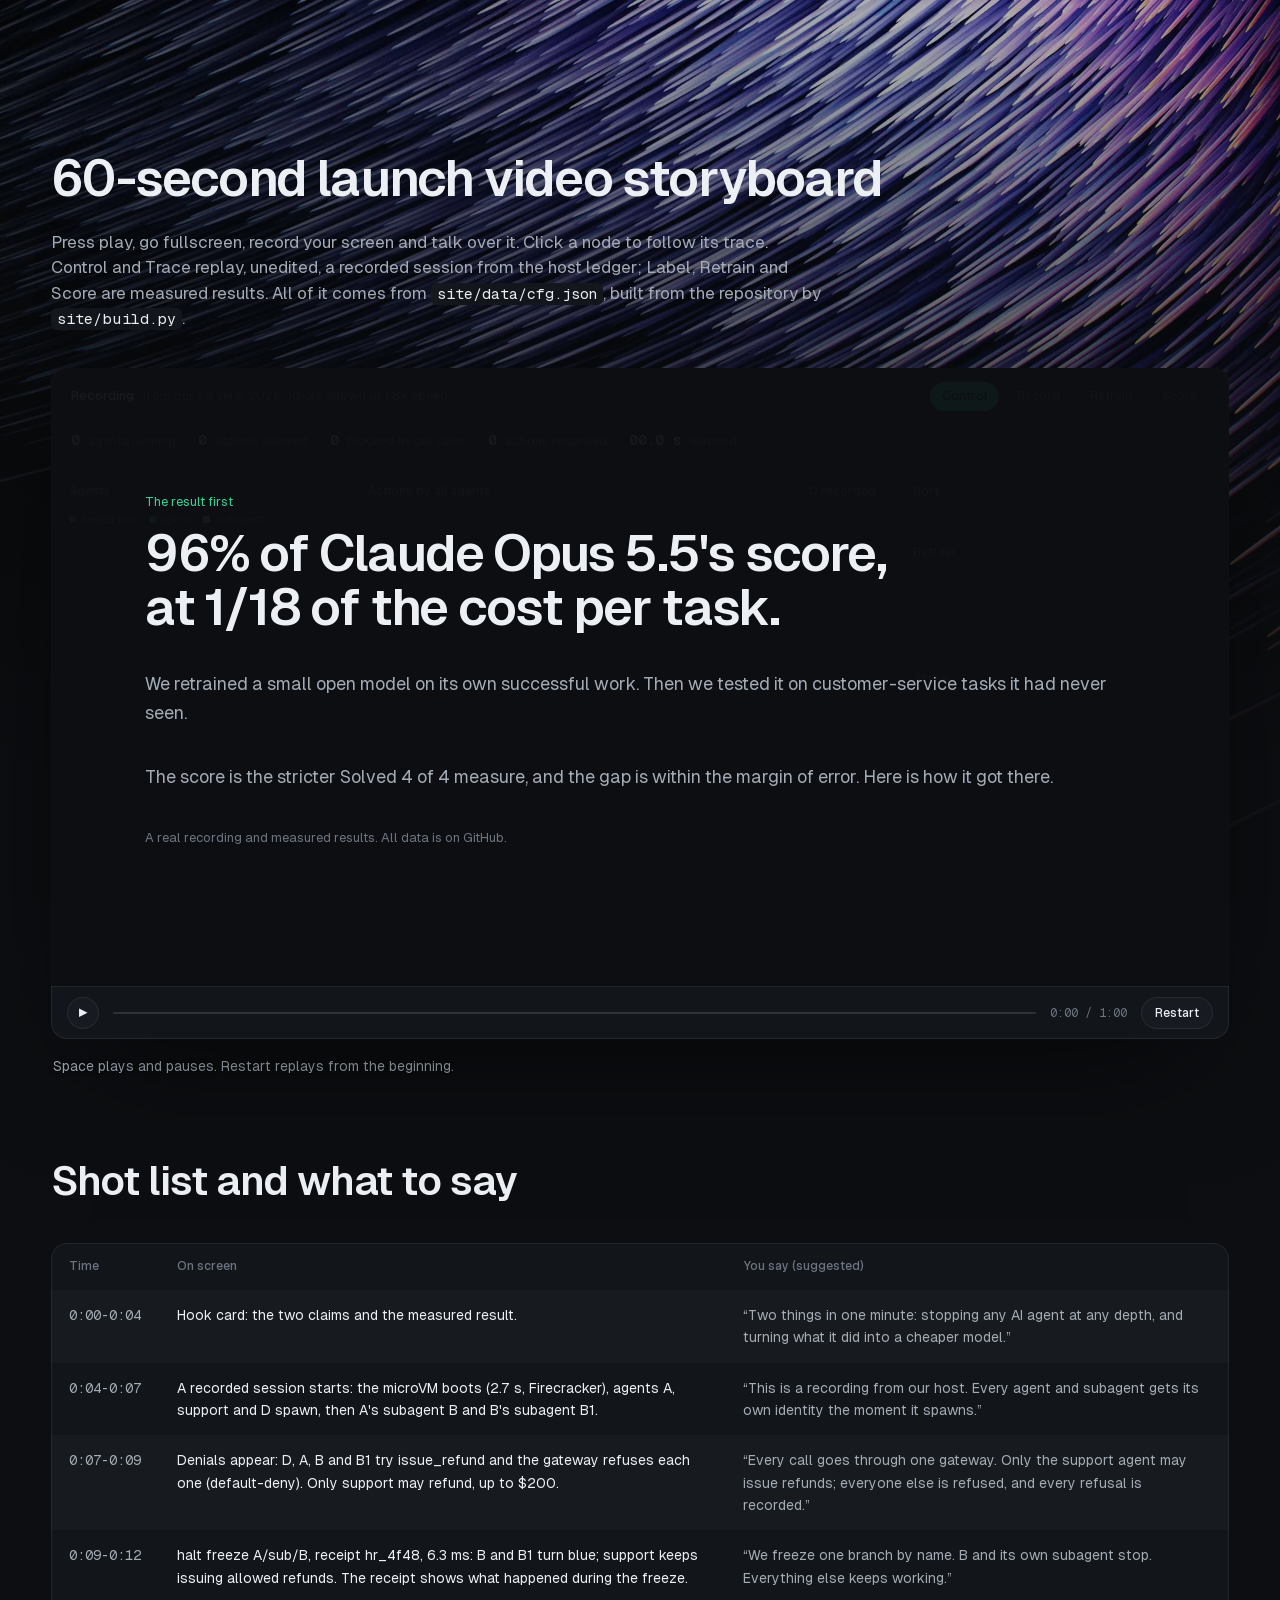
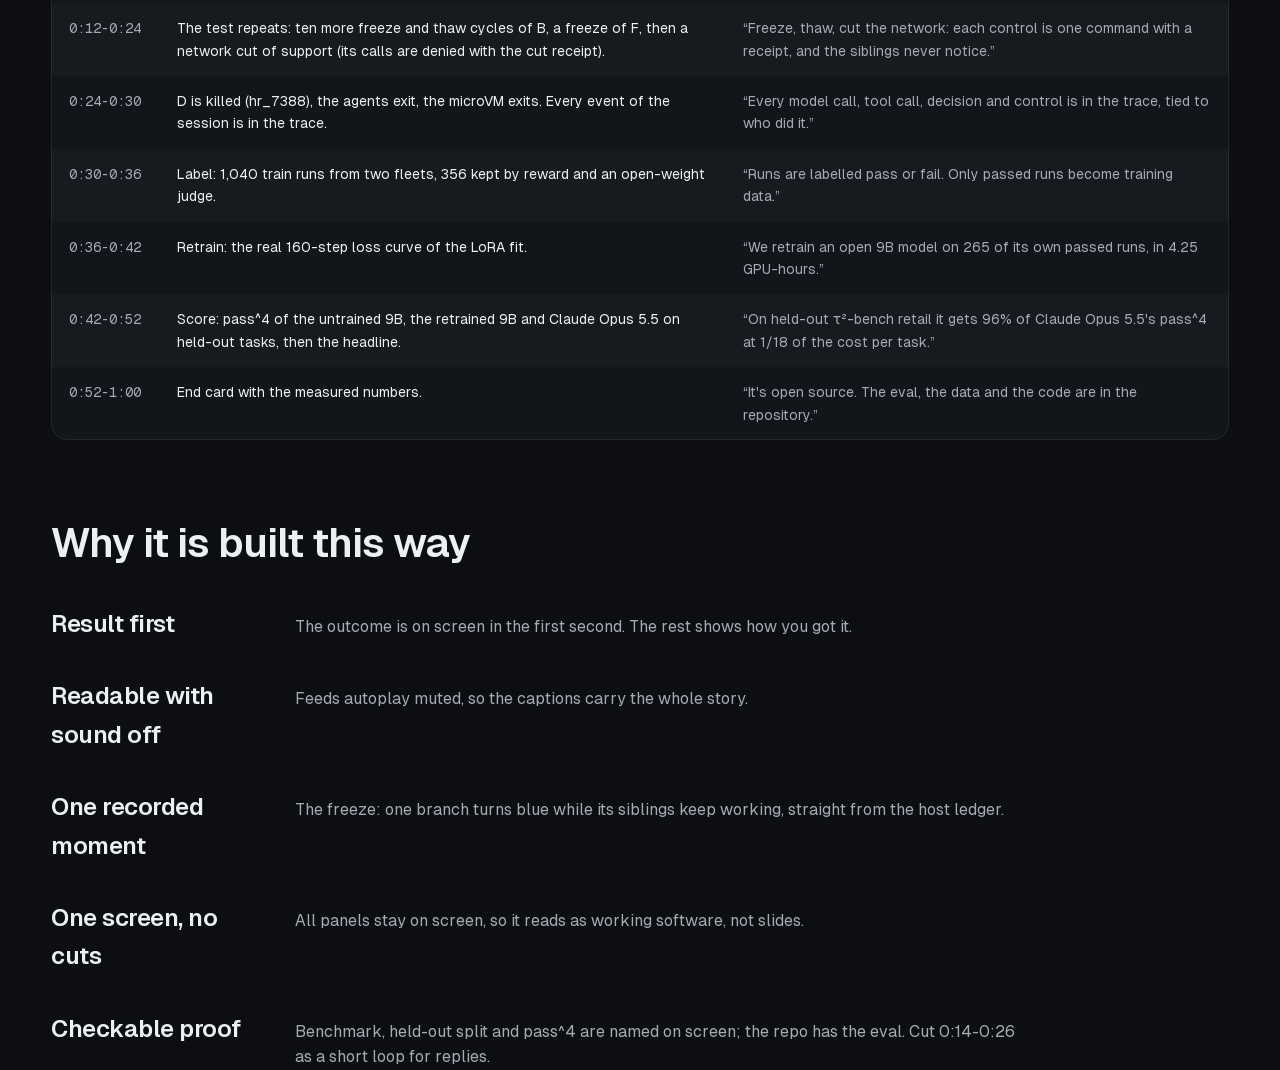
<file: site/record.html>
<!doctype html>
<html lang="en">
<head>
  <meta charset="utf-8">
  <meta name="viewport" content="width=device-width, initial-scale=1">
  <title>Avos · 60-second launch video storyboard</title>
  <meta name="robots" content="noindex">
  <link rel="icon" href="data:image/svg+xml,%3Csvg xmlns=%22http://www.w3.org/2000/svg%22 viewBox=%220 0 16 16%22%3E%3Crect width=%2216%22 height=%2216%22 rx=%223%22 fill=%22%233ddc97%22/%3E%3C/svg%3E">
  <link rel="preload" href="fonts/Geist-Variable.woff2" as="font" type="font/woff2" crossorigin>
  <link rel="stylesheet" href="style.css">
</head>
<body class="rec">
<main>
  <section>
    <h1 class="rec-title">60-second launch video storyboard</h1>
    <p class="lede">Press play, go fullscreen, record your screen and talk over it. Click a node to follow its trace. Control and Trace replay, unedited, a recorded session from the host ledger; Label, Retrain and Score are measured results. All of it comes from <code>site/data/cfg.json</code>, built from the repository by <code>site/build.py</code>.</p>
    <div id="player"></div>
    <p class="caption">Space plays and pauses. Restart replays from the beginning.</p>
  </section>
  <section>
    <h2>Shot list and what to say</h2>
    <div class="table-wrap"><table id="shots"></table></div>
  </section>
  <section class="why">
    <h2>Why it is built this way</h2>
    <ol class="loop">
      <li><b>Result first</b><span>The outcome is on screen in the first second. The rest shows how you got it.</span></li>
      <li><b>Readable with sound off</b><span>Feeds autoplay muted, so the captions carry the whole story.</span></li>
      <li><b>One recorded moment</b><span>The freeze: one branch turns blue while its siblings keep working, straight from the host ledger.</span></li>
      <li><b>One screen, no cuts</b><span>All panels stay on screen, so it reads as working software, not slides.</span></li>
      <li><b>Checkable proof</b><span>Benchmark, held-out split and pass^4 are named on screen; the repo has the eval. Cut 0:14-0:26 as a short loop for replies.</span></li>
    </ol>
  </section>
</main>
<script type="module">
  import { mount } from "./player.js";
  const c = await (await fetch("data/cfg.json")).json(), s = c.score;
  const X = Math.round(s.x.value * 100), Y = Math.round(s.y.value);
  const rows = [
    ["0:00-0:04", "Hook card: the two claims and the measured result.", `“Two things in one minute: stopping any AI agent at any depth, and turning what it did into a cheaper model.”`],
    ["0:04-0:07", "A recorded session starts: the microVM boots (2.7 s, Firecracker), agents A, support and D spawn, then A's subagent B and B's subagent B1.", "“This is a recording from our host. Every agent and subagent gets its own identity the moment it spawns.”"],
    ["0:07-0:09", "Denials appear: D, A, B and B1 try issue_refund and the gateway refuses each one (default-deny). Only support may refund, up to $200.", "“Every call goes through one gateway. Only the support agent may issue refunds; everyone else is refused, and every refusal is recorded.”"],
    ["0:09-0:12", "halt freeze A/sub/B, receipt hr_4f48, 6.3 ms: B and B1 turn blue; support keeps issuing allowed refunds. The receipt shows what happened during the freeze.", "“We freeze one branch by name. B and its own subagent stop. Everything else keeps working.”"],
    ["0:12-0:24", "The test repeats: ten more freeze and thaw cycles of B, a freeze of F, then a network cut of support (its calls are denied with the cut receipt).", "“Freeze, thaw, cut the network: each control is one command with a receipt, and the siblings never notice.”"],
    ["0:24-0:30", "D is killed (hr_7388), the agents exit, the microVM exits. Every event of the session is in the trace.", "“Every model call, tool call, decision and control is in the trace, tied to who did it.”"],
    ["0:30-0:36", "Label: 1,040 train runs from two fleets, 356 kept by reward and an open-weight judge.", "“Runs are labelled pass or fail. Only passed runs become training data.”"],
    ["0:36-0:42", "Retrain: the real 160-step loss curve of the LoRA fit.", `“We retrain an open 9B model on ${c.retrain.runs} of its own passed runs, in ${c.retrain.gpu_hours} GPU-hours.”`],
    ["0:42-0:52", "Score: pass^4 of the untrained 9B, the retrained 9B and Claude Opus 5.5 on held-out tasks, then the headline.", `“On held-out τ²-bench retail it gets ${X}% of Claude Opus 5.5's pass^4 at 1/${Y} of the cost per task.”`],
    ["0:52-1:00", "End card with the measured numbers.", "“It's open source. The eval, the data and the code are in the repository.”"],
  ];
  document.getElementById("shots").innerHTML = `<thead><tr><th>Time</th><th>On screen</th><th>You say (suggested)</th></tr></thead><tbody>${rows.map(r => `<tr>${r.map(x => `<td>${x}</td>`).join("")}</tr>`).join("")}</tbody>`;
  mount(document.getElementById("player"));
</script>
</body>
</html>
</file>
<file: site/style.css>
/* Radius rule: panels and tiles 16px, inner rows 10px, every clickable control fully rounded. One accent (--accent);
   --deny and --halt appear only inside the replay, where they mark a policy denial and a control. */
@font-face { font-family: "Geist"; src: url("fonts/Geist-Variable.woff2") format("woff2"); font-weight: 100 900; font-display: swap; }
@font-face { font-family: "Geist Mono"; src: url("fonts/GeistMono-Variable.woff2") format("woff2"); font-weight: 100 900; font-display: swap; }

:root {
  --ink: #0c0e11; --surface: #12151a; --raised: #171b21; --line: rgba(255, 255, 255, 0.07); --line2: rgba(255, 255, 255, 0.12);
  --fg: #eceff3; --fg2: #a3abb5; --fg3: #6c7581; --accent: #34d399; --deny: #f2766f; --halt: #7aa6ff;
  --sans: "Geist", ui-sans-serif, system-ui, sans-serif; --mono: "Geist Mono", ui-monospace, Menlo, monospace;
  --ease: cubic-bezier(0.16, 1, 0.3, 1);
}
* { box-sizing: border-box; }
[hidden] { display: none !important; }
html { scroll-behavior: smooth; scroll-padding-top: 72px; background: var(--ink); }
body { margin: 0; background: transparent; color: var(--fg); font: 16px/1.6 var(--sans); -webkit-font-smoothing: antialiased; }
/* Background photo: Vimal S on Unsplash (Unsplash License). A fixed layer, so it does not repaint on scroll; the
   gradient keeps text above it at body contrast. */
body::before { content: ""; position: fixed; inset: 0; z-index: -1; pointer-events: none;
  background:
    linear-gradient(180deg, rgba(12, 14, 17, 0.3) 0%, rgba(12, 14, 17, 0.66) 45%, rgba(12, 14, 17, 0.94) 85%),
    image-set(url("img/bg.webp") type("image/webp"), url("img/bg.jpg") type("image/jpeg")) center top / cover no-repeat, var(--ink); }
@media (max-width: 1200px) { body::before { background:
    linear-gradient(180deg, rgba(12, 14, 17, 0.55) 0%, rgba(12, 14, 17, 0.75) 40%, rgba(12, 14, 17, 0.95) 80%),
    image-set(url("img/bg-small.webp") type("image/webp"), url("img/bg-small.jpg") type("image/jpeg")) 70% top / cover no-repeat, var(--ink); } }
a { color: inherit; text-decoration: none; }
code { font: 0.88em var(--mono); color: var(--fg); background: var(--raised); padding: 2px 6px; border-radius: 6px; }
h1, h2, h3 { margin: 0; font-weight: 600; }
h2 { font-size: clamp(28px, 3.2vw, 42px); line-height: 1.1; letter-spacing: -0.025em; margin-bottom: 40px; max-width: 20ch; }
h3 { font-size: 14px; font-weight: 500; color: var(--fg2); letter-spacing: 0; }
::selection { background: rgba(52, 211, 153, 0.3); }
:focus-visible { outline: 2px solid var(--accent); outline-offset: 3px; border-radius: 8px; }

.nav { position: sticky; top: 0; z-index: 20; height: 64px; display: flex; align-items: center; justify-content: space-between;
  padding: 0 clamp(20px, 4vw, 56px); background: rgba(12, 14, 17, 0.78); backdrop-filter: blur(14px) saturate(140%);
  border-bottom: 1px solid var(--line); }
.brand { display: flex; align-items: center; gap: 10px; font-weight: 600; font-size: 17px; letter-spacing: -0.01em; }
.mark { width: 14px; height: 14px; border-radius: 4px; background: var(--accent); }
.nav nav { display: flex; align-items: center; gap: 28px; font-size: 14px; color: var(--fg2); }
.nav nav > a:not(.pill):hover { color: var(--fg); }

.pill { display: inline-flex; align-items: center; height: 46px; padding: 0 22px; border-radius: 999px; font-weight: 500; font-size: 15px;
  white-space: nowrap; background: var(--fg); color: var(--ink); transition: transform 0.25s var(--ease), background 0.25s; }
.pill:hover { background: #fff; } .pill:active { transform: scale(0.98) translateY(1px); }
.pill.ghost { background: transparent; color: var(--fg); box-shadow: inset 0 0 0 1px var(--line2); }
.pill.ghost:hover { box-shadow: inset 0 0 0 1px rgba(255, 255, 255, 0.28); }
.pill.small { height: 34px; padding: 0 16px; font-size: 14px; }

main > section, footer { max-width: 1280px; margin: 0 auto; padding-left: clamp(20px, 4vw, 56px); padding-right: clamp(20px, 4vw, 56px); }
.hero { padding-top: 96px; padding-bottom: 56px; }
.hero h1 { font-size: clamp(42px, 6vw, 80px); line-height: 1.02; letter-spacing: -0.04em; max-width: 16ch; }
.lede { text-shadow: 0 1px 18px rgba(12, 14, 17, 0.9); margin: 24px 0 36px; max-width: 34ch; font-size: clamp(18px, 1.6vw, 21px); line-height: 1.5; color: var(--fg2); }
.cta { display: flex; gap: 12px; flex-wrap: wrap; }

.run { padding-bottom: 0; }
.caption { margin: 16px 2px 0; max-width: 80ch; color: var(--fg2); font-size: 14px; text-shadow: 0 1px 12px rgba(12, 14, 17, 0.95), 0 0 2px rgba(12, 14, 17, 0.9); }

.figures { padding-top: 112px; }
.figures dl { margin: 0; display: grid; grid-template-columns: repeat(4, 1fr); gap: 16px; }
.figures dl > div { background: var(--surface); border-radius: 16px; padding: 28px; box-shadow: inset 0 0 0 1px var(--line); }
.figures dt { font: 500 clamp(34px, 3.6vw, 52px)/1 var(--mono); letter-spacing: -0.03em; }
.figures dd { margin: 12px 0 0; color: var(--fg2); font-size: 15px; max-width: 22ch; }
.figures div:nth-child(3) dt { color: var(--accent); }

.results, .approach, .stands { padding-top: 136px; }
.bento { display: grid; grid-template-columns: 1.4fr 1fr; grid-template-rows: auto auto auto; gap: 16px; }
.tile { position: relative; overflow: hidden; background: var(--surface); border-radius: 16px; padding: 28px;
  box-shadow: inset 0 0 0 1px var(--line); }
.tile b { display: block; margin: 14px 0 10px; font: 500 34px/1.05 var(--mono); letter-spacing: -0.02em; }
.tile p { margin: 0; color: var(--fg2); font-size: 15px; max-width: 46ch; }
.tile.score { grid-row: span 2; padding: 32px;
  background: radial-gradient(120% 80% at 0% 0%, rgba(52, 211, 153, 0.1), transparent 60%), var(--surface); }
.tile.wide { grid-column: 1 / -1; display: grid; grid-template-columns: minmax(260px, 1fr) 1.6fr; gap: 32px; align-items: end; }
.spark { width: 100%; height: 96px; } .spark path { fill: none; stroke: var(--accent); stroke-width: 1.4; vector-effect: non-scaling-stroke; opacity: 0.9; }
.compare { display: grid; gap: 26px; margin: 28px 0 28px; }
.chead { display: grid; grid-template-columns: 1fr 104px 104px 96px; gap: 16px; font-size: 12px; color: var(--fg2); margin-bottom: -10px; align-items: end; }
.chead span { text-align: right; line-height: 1.3; } .chead span:first-child { grid-column: 2; }
.chead small { display: block; color: var(--fg3); font: 11px var(--mono); }
.crow { display: grid; grid-template-columns: 1fr 104px 104px 96px; gap: 8px 16px; align-items: baseline; }
.cname { font-size: 15px; } .cval { font: 500 26px/1 var(--mono); letter-spacing: -0.02em; text-align: right; }
.cval4 { font: 500 20px/1 var(--mono); text-align: right; color: var(--fg2); }
.cusd { font: 500 18px/1 var(--mono); text-align: right; color: var(--fg); }
.crow i { grid-column: 1 / -1; height: 3px; border-radius: 999px; width: calc(var(--w) * 100%); background: var(--fg3); transform-origin: left;
  transition: transform 1.2s var(--ease); }
.c-retrained i { background: var(--accent); } .c-retrained .cname, .c-retrained .cval, .c-retrained .cval4, .c-retrained .cusd { color: var(--accent); } .c-retrained .cname { font-weight: 500; } .c-opus i { background: var(--fg2); }
.cmeta { grid-column: 1 / -1; color: var(--fg3); font-size: 13px; }
.fine { color: var(--fg2); font-size: 14px; line-height: 1.6; max-width: 66ch; } .tile .fine b { display: inline; margin: 0; font: inherit; font-weight: 500; letter-spacing: 0; color: var(--fg); }

.loop { list-style: none; margin: 0; padding: 0; display: grid; gap: 34px; max-width: 980px; }
.loop li { display: grid; grid-template-columns: 180px 1fr; gap: 24px; align-items: baseline; }
.loop b { font-size: 24px; font-weight: 600; letter-spacing: -0.02em; }
.loop p { margin: 0; color: var(--fg2); font-size: 17px; max-width: 62ch; }

/* the loop, after slide 4 of the deck */
.approach h2 { margin-bottom: 14px; }
.approach .sub { margin: 0 0 56px; max-width: 60ch; color: var(--fg2); font-size: 17px; }
.cycle { position: relative; display: grid; grid-template-columns: 1fr minmax(280px, 400px) 1fr; grid-template-rows: auto auto;
  column-gap: 40px; row-gap: 0; align-items: center; padding: 40px; border-radius: 16px;
  background: radial-gradient(60% 70% at 50% 50%, rgba(52, 211, 153, 0.07), transparent 70%), rgba(18, 21, 26, 0.82);
  box-shadow: inset 0 0 0 1px var(--line); backdrop-filter: blur(6px); }
.ring { grid-column: 2; grid-row: 1 / 3; width: 100%; height: auto; }
.ring > path { fill: none; stroke: var(--fg2); stroke-width: 2; stroke-linecap: round; }
.ring marker path { fill: var(--fg2); stroke: none; }
.ring .track { fill: none; stroke: var(--line); stroke-width: 1; }
.ring .runner { transform-origin: 200px 200px; transform-box: view-box; transition: transform 1.1s var(--ease); }
.ring .runner circle { fill: var(--accent); stroke: none; } .ring .runner .halo { fill: rgba(52, 211, 153, 0.18); }
.cycle.live .ring > path { stroke: var(--fg3); transition: stroke 0.6s; }
.cycle.live .ring > path.on { stroke: var(--accent); stroke-dasharray: 230; stroke-dashoffset: 230; animation: draw 1.1s var(--ease) forwards; }
.cycle.live .steps4 li { opacity: 0.42; transition: opacity 0.6s var(--ease); }
.cycle.live .steps4 li.on { opacity: 1; }
.steps4 .n { transition: transform 0.6s var(--ease), box-shadow 0.6s; }
.cycle.live .steps4 li.on .n { transform: scale(1.12); box-shadow: 0 0 0 6px rgba(52, 211, 153, 0.18); }
@keyframes draw { to { stroke-dashoffset: 0; } }
.core { grid-column: 2; grid-row: 1 / 3; place-self: center; margin: 0; text-align: center; font-size: clamp(22px, 2.4vw, 30px);
  font-weight: 600; line-height: 1.15; letter-spacing: -0.02em; }
.steps4 { display: contents; list-style: none; }
.steps4 li { display: grid; grid-template-columns: auto 1fr; column-gap: 14px; align-items: baseline; max-width: 340px; }
.steps4 .n { grid-row: 1 / 3; align-self: start; display: grid; place-items: center; width: 40px; height: 40px; border-radius: 999px;
  background: var(--accent); color: var(--ink); font: 600 16px var(--mono); }
.steps4 b { font-size: 19px; font-weight: 600; letter-spacing: -0.01em; }
.steps4 p { grid-column: 2; margin: 6px 0 0; color: var(--fg2); font-size: 15px; line-height: 1.5; }
.s1 { grid-column: 3; grid-row: 1; align-self: end; } .s2 { grid-column: 3; grid-row: 2; align-self: start; margin-top: 64px; }
.s4 { grid-column: 1; grid-row: 1; align-self: end; justify-self: end; } .s3 { grid-column: 1; grid-row: 2; align-self: start; justify-self: end; margin-top: 64px; }
.s1, .s2 { margin-left: -12px; } .s3, .s4 { margin-right: -12px; }
.kicker { margin: 28px 0 0; color: var(--fg2); font-size: 15px; }

.stands .sub { margin: -24px 0 32px; max-width: 62ch; color: var(--fg2); font-size: 17px; }
a.inline { color: var(--accent); background: linear-gradient(currentColor, currentColor) 0 100% / 100% 1px no-repeat; }
.split { display: grid; grid-template-columns: 1fr 1fr; gap: 16px; }
.split > div { background: var(--surface); border-radius: 16px; padding: 32px; box-shadow: inset 0 0 0 1px var(--line); }
.split h3 { margin-bottom: 18px; font-size: 16px; color: var(--fg); }
.split ul { margin: 0; padding-left: 18px; display: grid; gap: 14px; color: var(--fg2); }
.split li::marker { color: var(--fg3); }
.split > div:first-child li::marker { color: var(--accent); }

.team { padding-top: 136px; }
.people { display: grid; grid-template-columns: repeat(4, 1fr); gap: 32px; }
.person img { display: block; width: 100%; height: auto; aspect-ratio: 1; object-fit: cover; border-radius: 16px;
  filter: grayscale(1) contrast(1.05); transition: filter 0.6s var(--ease); box-shadow: inset 0 0 0 1px var(--line); }
.person:hover img { filter: none; }
.person h3 { margin: 20px 0 10px; font-size: 19px; font-weight: 600; color: var(--fg); letter-spacing: -0.015em; }
.person h3 a { background: linear-gradient(currentColor, currentColor) 0 100% / 0 1px no-repeat; transition: background-size 0.4s var(--ease); }
.person h3 a:hover { background-size: 100% 1px; }
.person ul { margin: 0; padding: 0; list-style: none; display: grid; gap: 6px; color: var(--fg2); font-size: 15px; }

footer { margin-top: 136px; padding-top: 40px; padding-bottom: 48px; border-top: 1px solid var(--line); color: var(--fg3); font-size: 14px; }
footer p { margin: 0 0 18px; max-width: 80ch; }
.foot { display: flex; gap: 28px; flex-wrap: wrap; } .foot a:hover { color: var(--fg); }

/* storyboard page */
.rec-title { font-size: clamp(32px, 4vw, 52px); letter-spacing: -0.035em; line-height: 1.05; padding-top: 72px; }
.rec main > section { padding-top: 80px; } .rec .lede { max-width: 70ch; font-size: 17px; }
.rec .table-wrap { overflow-x: auto; border-radius: 16px; box-shadow: inset 0 0 0 1px var(--line); background: var(--surface); }
.rec table { width: 100%; border-collapse: collapse; font-size: 14px; }
.rec th, .rec td { text-align: left; vertical-align: top; padding: 14px 18px; }
.rec th { font-size: 12px; font-weight: 500; color: var(--fg3); }
.rec tbody tr:nth-child(odd) td { background: rgba(255, 255, 255, 0.02); }
.rec td:first-child { font-family: var(--mono); white-space: nowrap; color: var(--fg2); } .rec td:last-child { color: var(--fg2); }
.rec .loop span { color: var(--fg2); }
.rec .loop li { grid-template-columns: 220px 1fr; }

/* replay player */
.player { position: relative; background: var(--surface); border-radius: 16px; overflow: hidden; outline: none; font-size: 13px;
  box-shadow: inset 0 0 0 1px var(--line), 0 40px 120px -40px rgba(0, 0, 0, 0.7); }
.player:focus-visible { box-shadow: inset 0 0 0 1px var(--accent); }
.p-bar { display: flex; align-items: center; justify-content: space-between; gap: 20px; padding: 14px 20px; border-bottom: 1px solid var(--line); flex-wrap: wrap; }
.p-id { font-size: 13px; color: var(--fg3); } .p-id b { color: var(--fg); font-weight: 500; margin-right: 8px; }
.p-beats { display: flex; gap: 6px; list-style: none; margin: 0; padding: 0; counter-reset: b; }
.p-beats li { counter-increment: b; font-size: 12px; color: var(--fg3); padding: 5px 12px; border-radius: 999px; box-shadow: inset 0 0 0 1px var(--line); transition: 0.4s var(--ease); }
.p-beats li.on { color: var(--ink); background: var(--accent); box-shadow: none; }
.p-counters { display: flex; gap: 22px; width: 100%; order: 3; }
.p-counters div { display: flex; align-items: baseline; gap: 8px; }
.p-counters span { font: 500 15px var(--mono); } .p-counters small { color: var(--fg3); font-size: 12px; }
.p-grid { display: grid; grid-template-columns: 0.85fr 1.55fr 0.95fr; height: 520px; }
.p-panel { padding: 16px 18px; border-right: 1px solid var(--line); overflow: hidden; position: relative; }
.p-panel:last-child { border-right: 0; }
.p-panel h3, .p-sub h3 { font-size: 12px; font-weight: 500; color: var(--fg3); margin-bottom: 10px; }
.p-legend { font-size: 11px; color: var(--fg3); margin-bottom: 12px; }
.p-legend i { display: inline-block; width: 7px; height: 7px; border-radius: 2px; margin: 0 5px 0 10px; } .p-legend i:first-child { margin-left: 0; }
.k-microVM > .row .dot, .p-legend .k-microVM { background: var(--fg3); }
.k-agent > .row .dot, .p-legend .k-agent { background: var(--accent); }
.k-subagent > .row .dot, .p-legend .k-subagent { background: #9be8c8; }
.tree, .tree ul { list-style: none; margin: 0; padding: 0; }
.tree ul { padding-left: 16px; margin-left: 5px; box-shadow: inset 1px 0 0 var(--line); }
.node { animation: pop 0.4s var(--ease); }
.row { display: flex; align-items: center; gap: 9px; padding: 5px 8px; border-radius: 10px; cursor: pointer; transition: background 0.2s; }
.row:hover { background: rgba(255, 255, 255, 0.04); }
.dot { width: 8px; height: 8px; border-radius: 2px; flex: none; transition: background 0.3s; }
.name { font-family: var(--mono); font-size: 13px; } .kind { color: var(--fg3); font-size: 11px; margin-left: auto; }
.node.bad > .row .dot { animation: deny 0.9s var(--ease); }
.node.frozen > .row { background: rgba(122, 166, 255, 0.1); } .node.frozen > .row .dot { background: var(--halt); } .node.frozen > .row .name { color: var(--halt); }
.node.cut > .row { background: rgba(122, 166, 255, 0.06); } .node.cut > .row .dot { background: var(--halt); }
.node.exited > .row { opacity: 0.38; } .node.exited > .row .kind::after { content: ", exited"; }
.node.focus > .row { box-shadow: inset 0 0 0 1px var(--line2); }
.p-receipt { position: absolute; left: 18px; right: 18px; bottom: 16px; border-radius: 10px; padding: 12px 14px; display: grid; gap: 3px;
  background: rgba(122, 166, 255, 0.07); box-shadow: inset 0 0 0 1px rgba(122, 166, 255, 0.35); font: 12px/1.5 var(--mono); animation: pop 0.4s var(--ease); }
.p-receipt b { color: var(--halt); font-weight: 500; } .p-receipt span { color: var(--fg2); }
.p-count { font-style: normal; color: var(--fg3); float: right; }
.stream { list-style: none; margin: 0; padding: 0; font: 12px/1.5 var(--mono); }
.ev { display: grid; grid-template-columns: 30px 98px 52px 1fr; gap: 10px; padding: 3px 0; white-space: nowrap; overflow: hidden; animation: slide 0.3s var(--ease); }
.ev .t { color: var(--fg3); } .ev .k { color: var(--fg2); } .ev .who { color: var(--fg); overflow: hidden; text-overflow: ellipsis; }
.ev .note { color: var(--fg3); overflow: hidden; text-overflow: ellipsis; }
.ev.bad .note { color: var(--deny); } .ev.halt .k, .ev.halt .note { color: var(--halt); }
.p-right { display: grid; grid-template-rows: auto auto 1fr; gap: 12px; }
.p-sub { padding-bottom: 12px; box-shadow: inset 0 -1px 0 var(--line); } .p-sub:last-child { box-shadow: none; }
.lab { display: grid; gap: 10px; }
.lrow { display: grid; grid-template-columns: 1fr auto; gap: 4px 8px; font-size: 12px; } .lrow .l { color: var(--fg2); } .lrow .v { font-family: var(--mono); }
.lbar { grid-column: 1 / -1; display: flex; gap: 2px; height: 6px; }
.lbar i { display: block; height: 100%; width: 0; border-radius: 999px; transition: width 0.15s linear; }
.lbar .kept { background: var(--accent); } .lbar .drop { background: rgba(255, 255, 255, 0.12); }
.p-note { color: var(--fg3); font-size: 11px; line-height: 1.5; margin: 8px 0 0; }
.loss { width: 100%; height: 56px; } .loss path { fill: none; stroke: var(--accent); stroke-width: 1.4; vector-effect: non-scaling-stroke; }
.prog { height: 2px; border-radius: 999px; overflow: hidden; } .prog i { display: block; height: 100%; background: var(--accent); width: 0; }
.bars { display: grid; gap: 10px; }
.bar { display: grid; grid-template-columns: 1fr auto; gap: 4px 8px; font-size: 12px; }
.bar .l { color: var(--fg2); } .bar .v { font-family: var(--mono); }
.bar i { grid-column: 1 / -1; height: 6px; border-radius: 999px; background: var(--fg3); width: 0; transition: width 0.15s linear; }
.b-retrained i { background: var(--accent); } .b-opus i { background: var(--fg2); }
.p-head { margin: 14px 0 0; font-size: 15px; line-height: 1.4; } .p-head b { font-family: var(--mono); font-weight: 500; color: var(--accent); }
.p-overlay { position: absolute; inset: 0 0 53px 0; z-index: 3; cursor: pointer; display: flex; flex-direction: column; justify-content: center;
  padding: 6% 8%; background: rgba(12, 14, 17, 0.95); animation: fade 0.5s var(--ease); }
.p-overlay small { font-size: 13px; color: var(--accent); }
.p-overlay h2 { font-size: clamp(28px, 4vw, 52px); line-height: 1.05; letter-spacing: -0.035em; margin: 14px 0 18px; max-width: none; }
.p-overlay p, .p-overlay li { color: var(--fg2); font-size: clamp(15px, 1.4vw, 18px); }
.p-overlay ul { padding-left: 20px; margin: 0; display: grid; gap: 6px; } .p-overlay li b { color: var(--fg); font-family: var(--mono); font-weight: 500; }
.p-overlay .src { font-size: 13px; color: var(--fg3); margin-top: 18px; }
.p-ctl { display: flex; align-items: center; gap: 14px; padding: 10px 16px; border-top: 1px solid var(--line); font: 12px var(--mono); color: var(--fg3); }
.p-ctl button { height: 32px; min-width: 32px; padding: 0 14px; border: 0; border-radius: 999px; background: var(--raised); color: var(--fg);
  box-shadow: inset 0 0 0 1px var(--line); font: 500 12px var(--sans); cursor: pointer; transition: transform 0.2s var(--ease); }
.p-ctl button:active { transform: scale(0.96); } .p-ctl .p-play { width: 32px; padding: 0; }
.p-track { flex: 1; height: 2px; border-radius: 999px; background: var(--line2); overflow: hidden; } .p-track i { display: block; height: 100%; background: var(--fg2); width: 0; }

/* entrances */
@media (prefers-reduced-motion: no-preference) {
  .reveal { opacity: 0; transform: translateY(18px); transition: opacity 0.9s var(--ease), transform 0.9s var(--ease); }
  .reveal.in { opacity: 1; transform: none; }
  .crow i { transform: scaleX(0); } .in .crow i { transform: scaleX(1); }
  .in .crow:nth-child(2) i { transition-delay: 0.12s; } .in .crow:nth-child(3) i { transition-delay: 0.24s; }
}
@keyframes pop { from { opacity: 0; transform: translateY(3px); } }
@keyframes slide { from { opacity: 0; } }
@keyframes fade { from { opacity: 0; } }
@keyframes deny { from { background: var(--deny); box-shadow: 0 0 0 4px rgba(242, 118, 111, 0.25); } }
@media (prefers-reduced-motion: reduce) { *, *::before, *::after { animation: none !important; transition: none !important; } html { scroll-behavior: auto; } }

@media (max-width: 1024px) {
  .cycle { grid-template-columns: 1fr minmax(220px, 300px) 1fr; column-gap: 24px; padding: 28px; }
  .people { grid-template-columns: repeat(2, 1fr); }
  .figures dl { grid-template-columns: 1fr 1fr; }
  .bento { grid-template-columns: 1fr; } .tile.score { grid-row: auto; } .tile.wide { grid-template-columns: 1fr; }
  .p-grid { grid-template-columns: 1fr 1fr; height: auto; } .p-tree, .p-trace { height: 380px; } .p-right { grid-column: 1 / -1; border-top: 1px solid var(--line); }
}
@media (max-width: 767px) {
  .nav nav > a:not(.pill) { display: none; }
  .hero { padding-top: 64px; }
  .results, .approach, .stands { padding-top: 96px; } .figures { padding-top: 80px; }
  .loop li { grid-template-columns: 1fr; gap: 6px; } .split { grid-template-columns: 1fr; }
  .people { grid-template-columns: 1fr; gap: 48px; } .person img { max-width: 320px; } .team { padding-top: 96px; }
  .cycle { grid-template-columns: 1fr; grid-template-rows: none; padding: 28px 22px; row-gap: 26px; }
  .ring, .core { display: none; } .steps4 { display: grid; gap: 26px; padding: 0; margin: 0; }
  .s1, .s2, .s3, .s4 { grid-column: auto; grid-row: auto; margin: 0; justify-self: start; align-self: start; max-width: none; }
  .figures dl > div { padding: 20px; } .figures dd { font-size: 14px; }
  .chead { display: none; } .crow { grid-template-columns: auto 1fr; column-gap: 20px; } .crow .cname { grid-column: 1 / -1; }
  .crow { grid-template-columns: auto auto 1fr; } .cval, .cval4, .cusd { text-align: left; }
  .cval::after, .cval4::after, .cusd::after { font: 12px var(--sans); color: var(--fg3); letter-spacing: 0; display: block; margin-top: 4px; }
  .cval::after { content: "success rate"; } .cval4::after { content: "solved 4 of 4"; } .cusd::after { content: "per task"; }
  .p-grid { grid-template-columns: 1fr; } .p-panel { border-right: 0; border-bottom: 1px solid var(--line); }
  .p-counters { flex-wrap: wrap; gap: 10px 18px; } .p-beats { display: none; }
}
</file>
